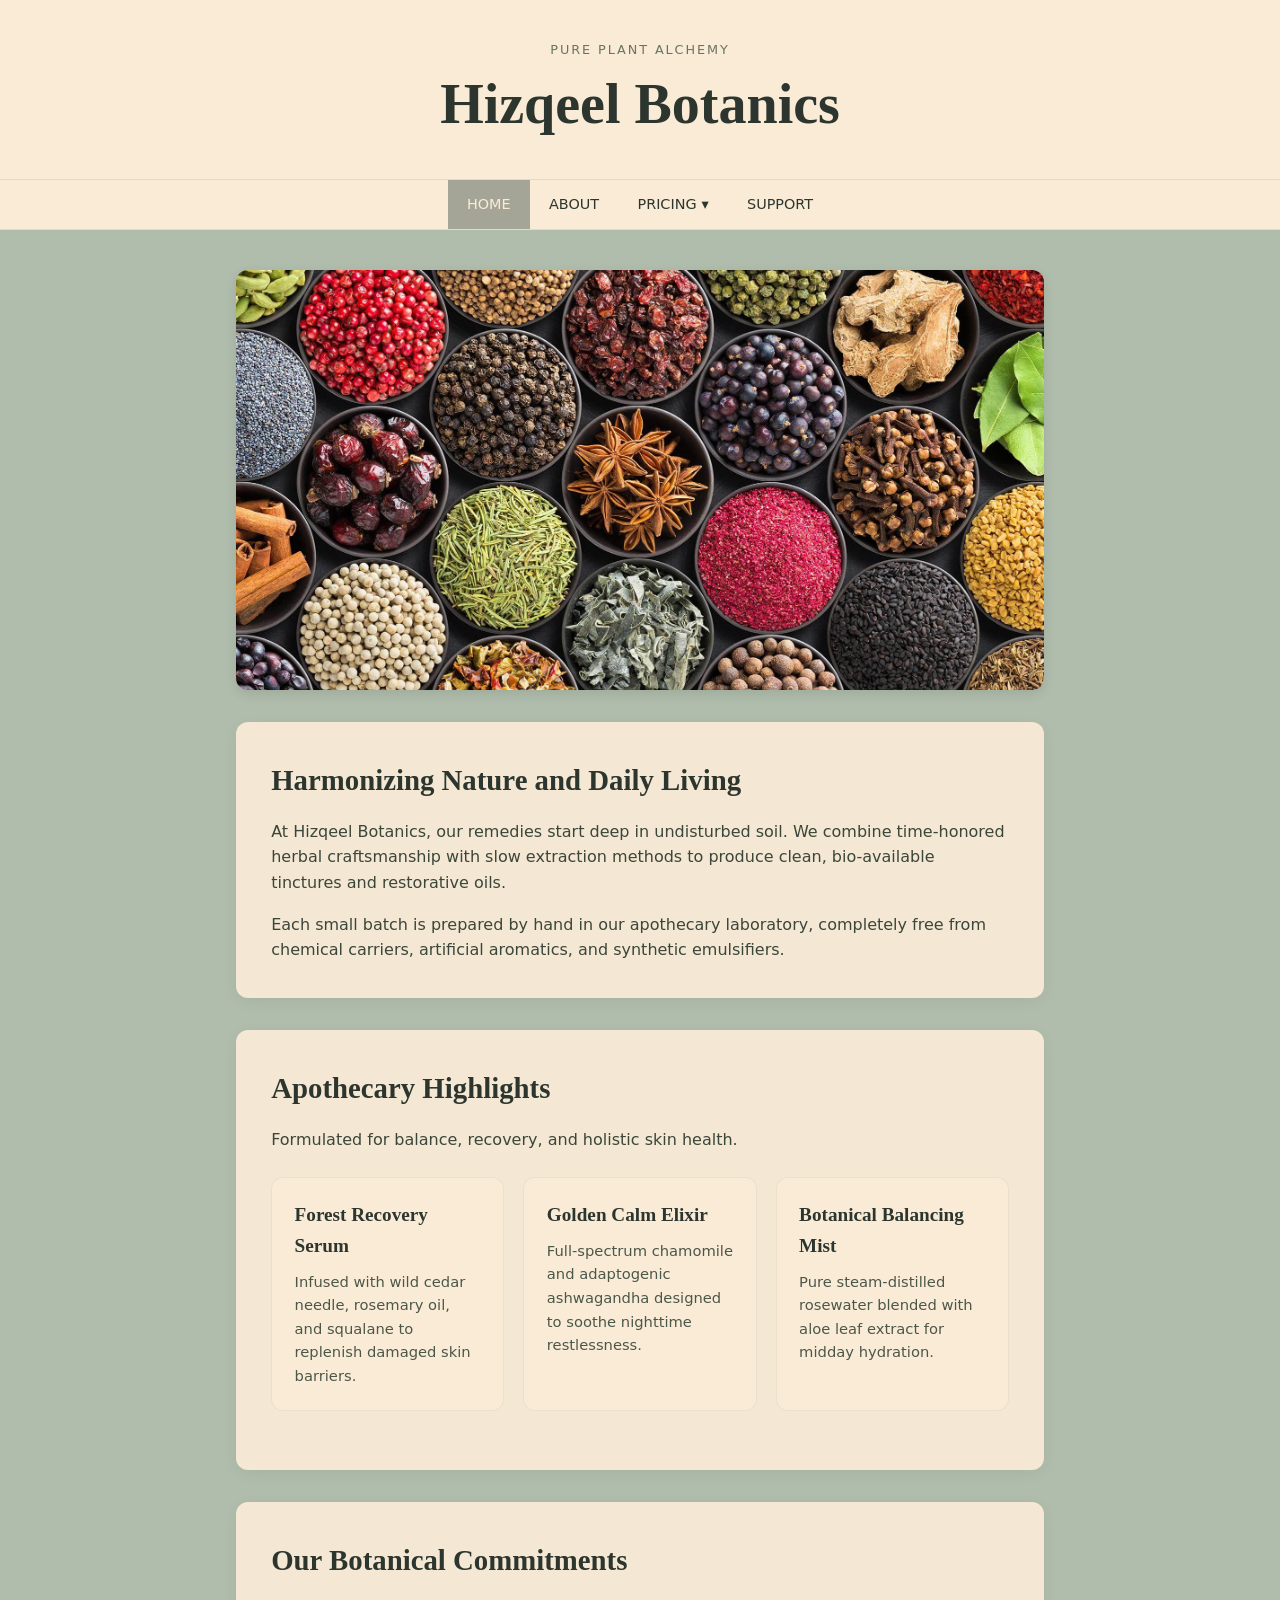
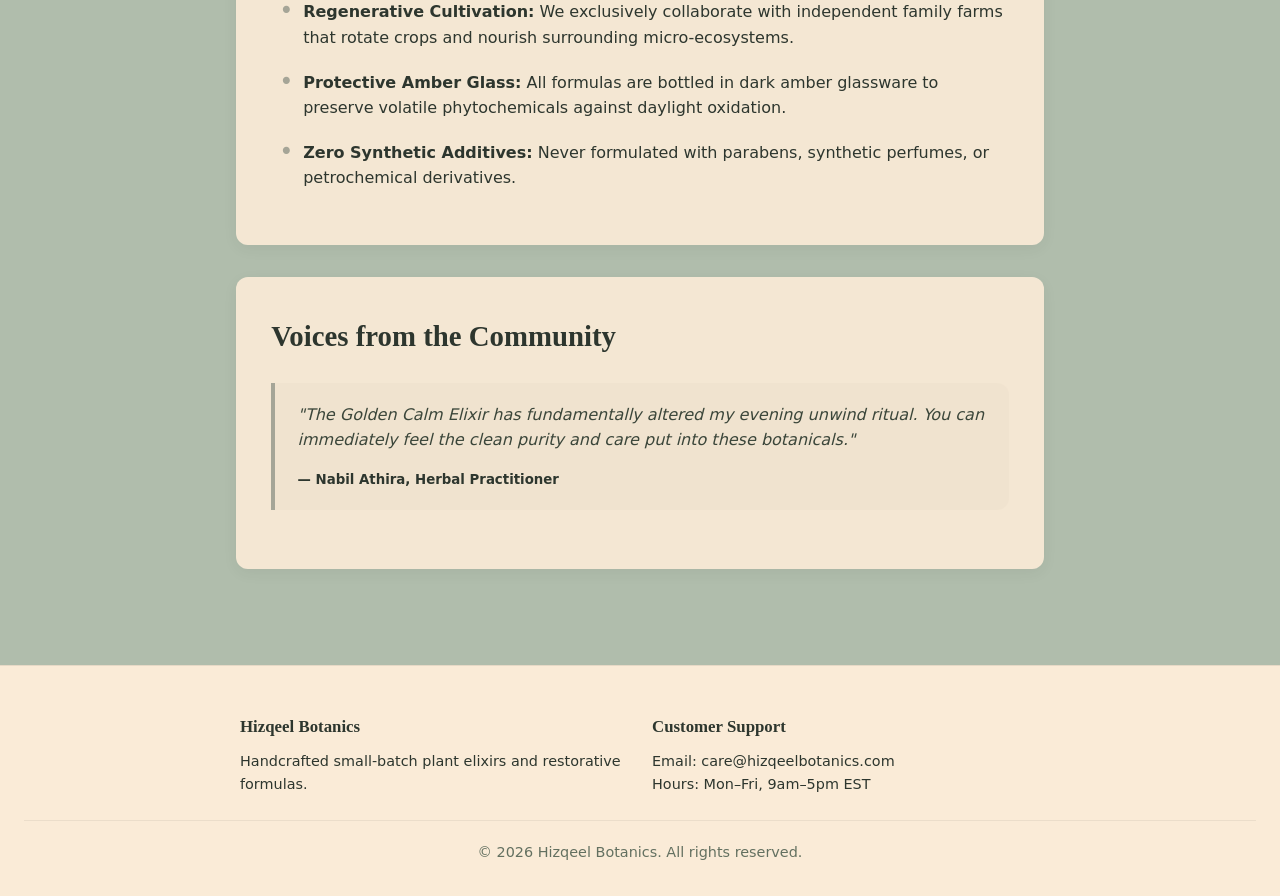
<file: index.html>
<!doctype html>
<html lang="en">
  <head>
    <meta charset="UTF-8" />
    <meta name="viewport" content="width=device-width, initial-scale=1.0" />
    <link rel="stylesheet" href="style.css" />
    <title>Hizqeel Botanics - Home</title>
  </head>
  <body>
    <header class="siteHeader">
      <p class="siteTagline">Pure Plant Alchemy</p>
      <h1 class="siteTitle">Hizqeel Botanics</h1>
    </header>

    <nav class="navBar">
      <div class="navContainer">
        <input type="checkbox" id="navToggle" class="navCheckbox" />

        <label for="navToggle" class="burgerBtn" aria-label="Toggle Menu">
          <span class="burgerLine"></span>
          <span class="burgerLine"></span>
          <span class="burgerLine"></span>
        </label>

        <ul class="navList">
          <li class="navItem">
            <a href="index.html" class="navLink active">HOME</a>
          </li>
          <li class="navItem">
            <a href="about.html" class="navLink">ABOUT</a>
          </li>
          <li class="navItem dropdownItem">
            <input type="checkbox" id="pricingToggle" class="dropdownCheckbox" />
            <label for="pricingToggle" class="navLink">
              PRICING <span>&#9662;</span>
            </label>
            <div class="dropdownMenu">
              <a href="#" class="dropdownLink">Membership</a>
              <a href="#" class="dropdownLink">One Time Purchase</a>
              <a href="#" class="dropdownLink">Bundles</a>
              <a href="#" class="dropdownLink">Limited Time Offer</a>
            </div>
          </li>
          <li class="navItem">
            <a href="#support" class="navLink">SUPPORT</a>
          </li>
        </ul>
      </div>
    </nav>

    <main class="mainContent">
      <div class="heroWrapper">
        <img
          class="heroImg"
          src="botanicals-culinary-hero.jpg"
          alt="Hizqeel Botanicals"
          onerror="this.src='https://images.unsplash.com/photo-1518531933037-91b2f5f229cc?auto=format&fit=crop&w=1200&q=80'"
        />
      </div>

      <section class="textCard">
        <h2>Harmonizing Nature and Daily Living</h2>
        <p>
          At Hizqeel Botanics, our remedies start deep in undisturbed soil. We combine
          time-honored herbal craftsmanship with slow extraction methods to produce clean,
          bio-available tinctures and restorative oils.
        </p>
        <p>
          Each small batch is prepared by hand in our apothecary laboratory, completely
          free from chemical carriers, artificial aromatics, and synthetic emulsifiers.
        </p>
      </section>

      <section class="textCard">
        <h2>Apothecary Highlights</h2>
        <p>Formulated for balance, recovery, and holistic skin health.</p>
        <div class="cardGrid">
          <div class="itemCard">
            <h3>Forest Recovery Serum</h3>
            <p>Infused with wild cedar needle, rosemary oil, and squalane to replenish damaged skin barriers.</p>
          </div>
          <div class="itemCard">
            <h3>Golden Calm Elixir</h3>
            <p>Full-spectrum chamomile and adaptogenic ashwagandha designed to soothe nighttime restlessness.</p>
          </div>
          <div class="itemCard">
            <h3>Botanical Balancing Mist</h3>
            <p>Pure steam-distilled rosewater blended with aloe leaf extract for midday hydration.</p>
          </div>
        </div>
      </section>

      <section class="textCard">
        <h2>Our Botanical Commitments</h2>
        <ul class="processList">
          <li class="processStep">
            <strong>Regenerative Cultivation:</strong> We exclusively collaborate with independent family farms that rotate crops and nourish surrounding micro-ecosystems.
          </li>
          <li class="processStep">
            <strong>Protective Amber Glass:</strong> All formulas are bottled in dark amber glassware to preserve volatile phytochemicals against daylight oxidation.
          </li>
          <li class="processStep">
            <strong>Zero Synthetic Additives:</strong> Never formulated with parabens, synthetic perfumes, or petrochemical derivatives.
          </li>
        </ul>
      </section>

      <section class="textCard">
        <h2>Voices from the Community</h2>
        <div class="founderNote">
          <p>
            "The Golden Calm Elixir has fundamentally altered my evening unwind ritual. You can immediately feel the clean purity and care put into these botanicals."
          </p>
          <small>&mdash; Nabil Athira, Herbal Practitioner</small>
        </div>
      </section>
    </main>

    <footer id="support" class="siteFooter">
      <div class="footerInner">
        <div>
          <h3>Hizqeel Botanics</h3>
          <p>Handcrafted small-batch plant elixirs and restorative formulas.</p>
        </div>
        <div>
          <h3>Customer Support</h3>
          <p>Email: care@hizqeelbotanics.com</p>
          <p>Hours: Mon–Fri, 9am–5pm EST</p>
        </div>
      </div>
      <div class="footerBottom">
        <p>&copy; 2026 Hizqeel Botanics. All rights reserved.</p>
      </div>
    </footer>
  </body>
</html>
</file>
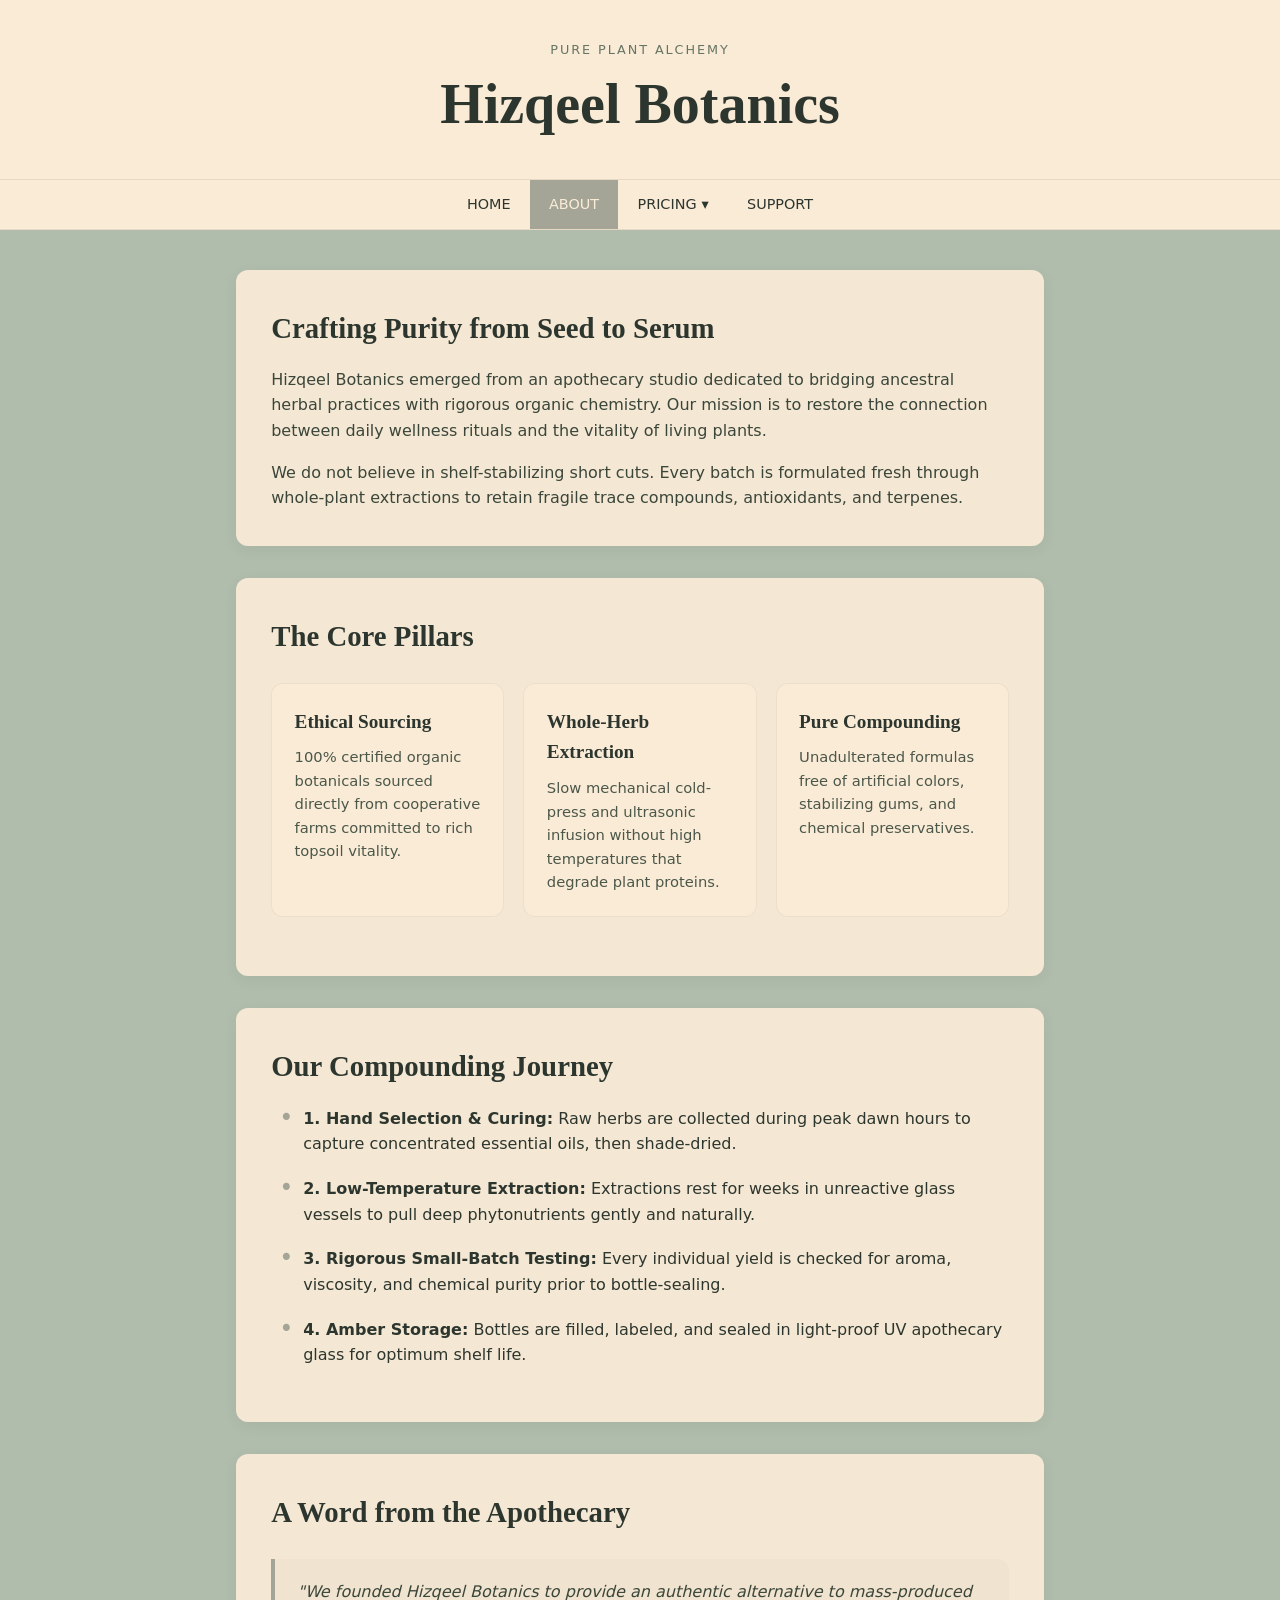
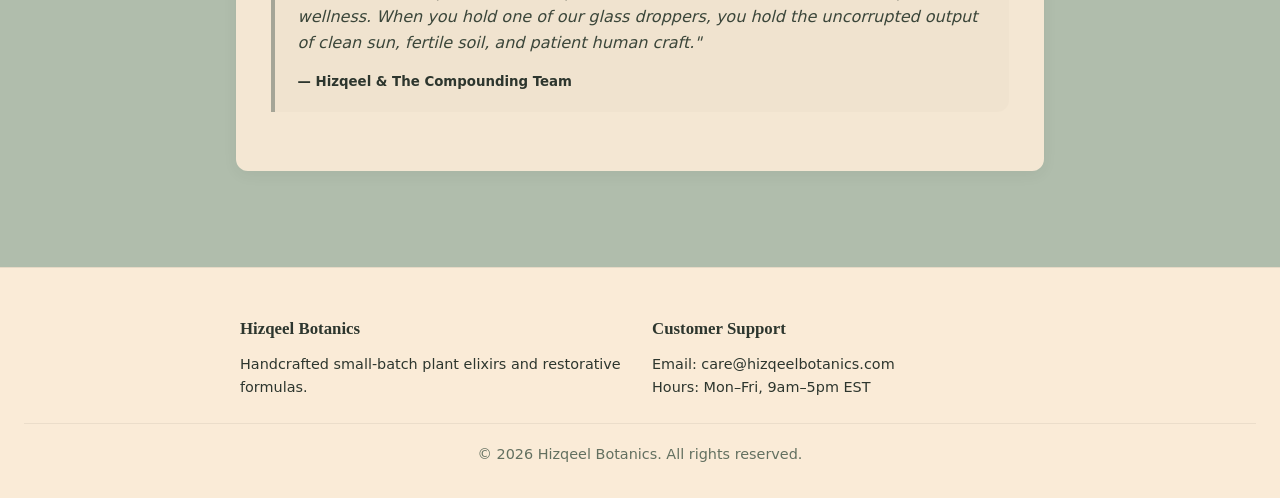
<file: about.html>
<!doctype html>
<html lang="en">
  <head>
    <meta charset="UTF-8" />
    <meta name="viewport" content="width=device-width, initial-scale=1.0" />
    <link rel="stylesheet" href="style.css" />
    <title>About Us | Hizqeel Botanics</title>
  </head>
  <body>
    <header class="siteHeader">
      <p class="siteTagline">Pure Plant Alchemy</p>
      <h1 class="siteTitle">Hizqeel Botanics</h1>
    </header>

    <nav class="navBar">
      <div class="navContainer">
        <input type="checkbox" id="navToggle" class="navCheckbox" />

        <label for="navToggle" class="burgerBtn" aria-label="Toggle Menu">
          <span class="burgerLine"></span>
          <span class="burgerLine"></span>
          <span class="burgerLine"></span>
        </label>

        <ul class="navList">
          <li class="navItem">
            <a href="index.html" class="navLink">HOME</a>
          </li>
          <li class="navItem">
            <a href="about.html" class="navLink active">ABOUT</a>
          </li>
          <li class="navItem dropdownItem">
            <input type="checkbox" id="pricingToggle" class="dropdownCheckbox" />
            <label for="pricingToggle" class="navLink">
              PRICING <span>&#9662;</span>
            </label>
            <div class="dropdownMenu">
              <a href="#" class="dropdownLink">Membership</a>
              <a href="#" class="dropdownLink">One Time Purchase</a>
              <a href="#" class="dropdownLink">Bundles</a>
              <a href="#" class="dropdownLink">Limited Time Offer</a>
            </div>
          </li>
          <li class="navItem">
            <a href="#support" class="navLink">SUPPORT</a>
          </li>
        </ul>
      </div>
    </nav>

    <main class="mainContent">
      <section class="textCard">
        <h2>Crafting Purity from Seed to Serum</h2>
        <p>
          Hizqeel Botanics emerged from an apothecary studio dedicated to bridging ancestral 
          herbal practices with rigorous organic chemistry. Our mission is to restore the connection 
          between daily wellness rituals and the vitality of living plants.
        </p>
        <p>
          We do not believe in shelf-stabilizing short cuts. Every batch is formulated fresh 
          through whole-plant extractions to retain fragile trace compounds, antioxidants, and terpenes.
        </p>
      </section>

      <section class="textCard">
        <h2>The Core Pillars</h2>
        <div class="cardGrid">
          <div class="itemCard">
            <h3>Ethical Sourcing</h3>
            <p>100% certified organic botanicals sourced directly from cooperative farms committed to rich topsoil vitality.</p>
          </div>
          <div class="itemCard">
            <h3>Whole-Herb Extraction</h3>
            <p>Slow mechanical cold-press and ultrasonic infusion without high temperatures that degrade plant proteins.</p>
          </div>
          <div class="itemCard">
            <h3>Pure Compounding</h3>
            <p>Unadulterated formulas free of artificial colors, stabilizing gums, and chemical preservatives.</p>
          </div>
        </div>
      </section>

      <section class="textCard">
        <h2>Our Compounding Journey</h2>
        <ul class="processList">
          <li class="processStep">
            <strong>1. Hand Selection &amp; Curing:</strong> Raw herbs are collected during peak dawn hours to capture concentrated essential oils, then shade-dried.
          </li>
          <li class="processStep">
            <strong>2. Low-Temperature Extraction:</strong> Extractions rest for weeks in unreactive glass vessels to pull deep phytonutrients gently and naturally.
          </li>
          <li class="processStep">
            <strong>3. Rigorous Small-Batch Testing:</strong> Every individual yield is checked for aroma, viscosity, and chemical purity prior to bottle-sealing.
          </li>
          <li class="processStep">
            <strong>4. Amber Storage:</strong> Bottles are filled, labeled, and sealed in light-proof UV apothecary glass for optimum shelf life.
          </li>
        </ul>
      </section>

      <section class="textCard">
        <h2>A Word from the Apothecary</h2>
        <div class="founderNote">
          <p>
            "We founded Hizqeel Botanics to provide an authentic alternative to mass-produced wellness. 
            When you hold one of our glass droppers, you hold the uncorrupted output of clean sun, fertile soil, 
            and patient human craft."
          </p>
          <small>&mdash; Hizqeel &amp; The Compounding Team</small>
        </div>
      </section>
    </main>

    <footer id="support" class="siteFooter">
      <div class="footerInner">
        <div>
          <h3>Hizqeel Botanics</h3>
          <p>Handcrafted small-batch plant elixirs and restorative formulas.</p>
        </div>
        <div>
          <h3>Customer Support</h3>
          <p>Email: care@hizqeelbotanics.com</p>
          <p>Hours: Mon–Fri, 9am–5pm EST</p>
        </div>
      </div>
      <div class="footerBottom">
        <p>&copy; 2026 Hizqeel Botanics. All rights reserved.</p>
      </div>
    </footer>
  </body>
</html>
</file>
<file: style.css>
:root {
  --bg: rgb(176, 189, 172);
  --cream: #faebd7;
  --creamDark: #eee0cc;
  --sage: rgb(165, 165, 151);
  --text: #2d362e;
  --radius: 12px;
}

* {
  margin: 0;
  padding: 0;
  box-sizing: border-box;
  scroll-behavior: smooth;
}

body {
  background: var(--bg);
  color: var(--text);
  font-family: system-ui, -apple-system, sans-serif;
  line-height: 1.6;
  min-height: 100vh;
  display: flex;
  flex-direction: column;
}

.siteHeader {
  background: var(--cream);
  text-align: center;
  padding: 2.5rem 1rem 1.8rem;
}

.siteTagline {
  font-size: 0.8rem;
  letter-spacing: 0.15em;
  text-transform: uppercase;
  color: #667563;
}

.siteTitle {
  font-family: Georgia, serif;
  font-size: clamp(2rem, 5vw, 3.5rem);
}

.navBar {
  background: var(--cream);
  position: sticky;
  top: 0;
  z-index: 100;
  border-block: 1px solid rgba(0, 0, 0, 0.08);
}

.navContainer {
  max-width: 900px;
  margin: auto;
  display: flex;
  justify-content: center;
  position: relative;
}

.navCheckbox,
.dropdownCheckbox {
  display: none;
}

.burgerBtn {
  display: none;
  cursor: pointer;
  padding: 1rem;
}

.burgerLine {
  display: block;
  width: 24px;
  height: 2px;
  background: var(--text);
  margin: 5px 0;
  transition: 0.3s;
}

.navList {
  display: flex;
  list-style: none;
}

.navItem {
  position: relative;
}

.navLink {
  display: flex;
  align-items: center;
  gap: 0.3rem;
  padding: 0.8rem 1.2rem;
  color: var(--text);
  text-decoration: none;
  font-size: 0.9rem;
  font-weight: 500;
  cursor: pointer;
}

.navLink:hover,
.navLink.active {
  background: var(--sage);
  color: var(--cream);
}

.dropdownMenu {
  display: none;
  position: absolute;
  top: 100%;
  left: 0;
  min-width: 180px;
  background: var(--cream);
  box-shadow: 0 4px 12px rgba(0, 0, 0, 0.1);
  border-radius: 0 0 var(--radius) var(--radius);
}

.dropdownItem:hover .dropdownMenu {
  display: block;
}

.dropdownLink {
  display: block;
  padding: 0.6rem 1rem;
  color: var(--text);
  text-decoration: none;
  font-size: 0.85rem;
}

.dropdownLink:hover {
  background: var(--sage);
  color: var(--cream);
}

.mainContent {
  max-width: 840px;
  width: 100%;
  margin: 2.5rem auto 4rem;
  padding: 0 1rem;
  flex: 1;
}

.heroWrapper {
  border-radius: var(--radius);
  overflow: hidden;
  margin-bottom: 2rem;
  box-shadow: 0 4px 12px rgba(0, 0, 0, 0.1);
}

.heroImg {
  width: 100%;
  height: 420px;
  object-fit: cover;
  display: block;
}

.textCard {
  background: rgba(250, 235, 215, 0.92);
  padding: 2.2rem;
  border-radius: var(--radius);
  margin-bottom: 2rem;
  box-shadow: 0 4px 15px rgba(0, 0, 0, 0.05);
}

.textCard h2 {
  font-family: Georgia, serif;
  font-size: 1.8rem;
  margin-bottom: 1rem;
}

.textCard h3 {
  font-family: Georgia, serif;
  margin: 1.2rem 0 0.5rem;
}

.textCard p {
  margin-bottom: 1rem;
  color: #3b463a;
}

.textCard p:last-child {
  margin-bottom: 0;
}

.cardGrid {
  display: grid;
  grid-template-columns: repeat(auto-fit, minmax(220px, 1fr));
  gap: 1.2rem;
  margin: 1.5rem 0;
}

.itemCard {
  background: var(--cream);
  padding: 1.4rem;
  border-radius: var(--radius);
  border: 1px solid rgba(0, 0, 0, 0.05);
}

.itemCard h3 {
  font-family: Georgia, serif;
  margin-top: 0;
  margin-bottom: 0.5rem;
  font-size: 1.2rem;
}

.itemCard p {
  font-size: 0.92rem;
  color: #4b5749;
}

.processList {
  list-style: none;
  margin-top: 1rem;
}

.processStep {
  position: relative;
  padding-left: 2rem;
  margin-bottom: 1.2rem;
}

.processStep::before {
  content: "•";
  position: absolute;
  left: 0.5rem;
  font-size: 1.5rem;
  color: var(--sage);
  line-height: 1;
}

.founderNote {
  border-left: 4px solid var(--sage);
  padding: 1.2rem 1.4rem;
  background: rgba(238, 224, 204, 0.5);
  border-radius: 0 var(--radius) var(--radius) 0;
  font-style: italic;
  margin: 1.5rem 0;
}

.founderNote small {
  display: block;
  margin-top: 0.5rem;
  font-style: normal;
  font-weight: 600;
}

.siteFooter {
  background: var(--cream);
  border-top: 1px solid rgba(0, 0, 0, 0.08);
  padding: 3rem 1.5rem 2rem;
  text-align: center;
  font-size: 0.9rem;
}

.footerInner {
  max-width: 800px;
  margin: 0 auto 1.5rem;
  display: grid;
  grid-template-columns: repeat(auto-fit, minmax(200px, 1fr));
  gap: 1.5rem;
  text-align: left;
}

.footerInner h3 {
  font-family: Georgia, serif;
  margin-bottom: 0.6rem;
}

.footerBottom {
  border-top: 1px solid rgba(0, 0, 0, 0.06);
  padding-top: 1.2rem;
  color: #637060;
}

@media (max-width: 768px) {
  .navContainer {
    justify-content: flex-end;
  }

  .burgerBtn {
    display: block;
  }

  .navCheckbox:checked + .burgerBtn .burgerLine:nth-child(1) {
    transform: translateY(7px) rotate(45deg);
  }
  .navCheckbox:checked + .burgerBtn .burgerLine:nth-child(2) {
    opacity: 0;
  }
  .navCheckbox:checked + .burgerBtn .burgerLine:nth-child(3) {
    transform: translateY(-7px) rotate(-45deg);
  }

  .navList {
    display: none;
    flex-direction: column;
    width: 100%;
    position: absolute;
    top: 100%;
    left: 0;
    background: var(--cream);
    box-shadow: 0 8px 16px rgba(0, 0, 0, 0.1);
  }

  .navCheckbox:checked ~ .navList {
    display: flex;
  }

  .dropdownItem:hover .dropdownMenu {
    display: none;
  }

  .dropdownMenu {
    position: static;
    background: var(--creamDark);
    border-radius: 0;
  }

  .dropdownCheckbox:checked ~ .dropdownMenu {
    display: block;
  }

  .dropdownCheckbox:checked + .navLink span {
    transform: rotate(180deg);
  }

  .heroImg {
    height: 250px;
  }
}
</file>
